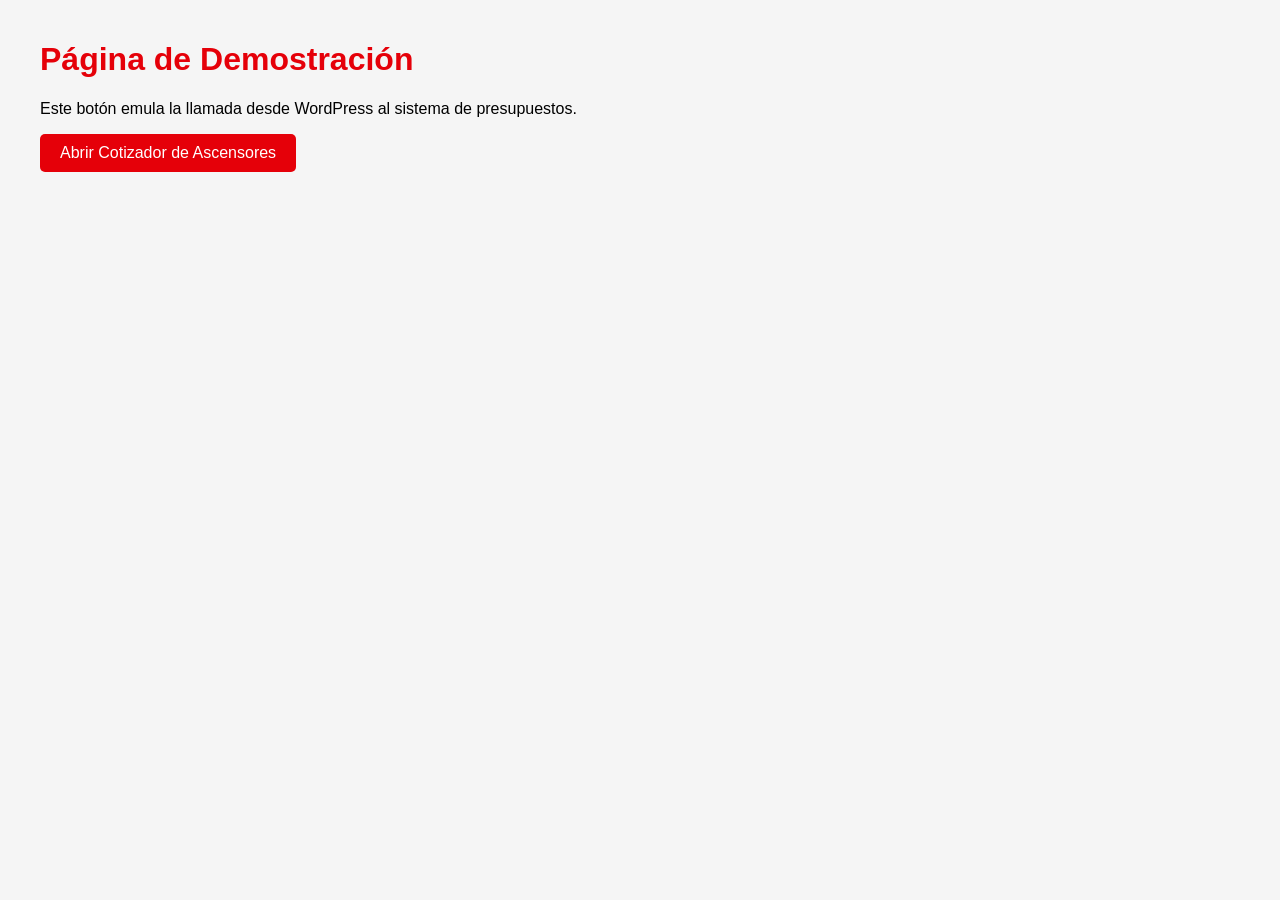
<file: index.html>
<!DOCTYPE html>
<html lang="es">
<head>
    <meta charset="UTF-8">
    <meta name="viewport" content="width=device-width, initial-scale=1.0">
    <title>Simulador de Presupuestos de Ascensores</title>
    <style>
        :root {
            --main-color: #e50009;
        }
        body {
            font-family: 'Arial', sans-serif;
            margin: 0;
            padding: 0;
            background-color: #f5f5f5;
        }
        .container {
            max-width: 1200px;
            margin: 0 auto;
            padding: 20px;
        }
        .btn-primary {
            background-color: var(--main-color);
            color: white;
            border: none;
            padding: 10px 20px;
            border-radius: 5px;
            cursor: pointer;
            font-size: 16px;
            transition: all 0.3s ease;
        }
        .btn-primary:hover {
            background-color: #c20007;
        }
        h1 {
            color: var(--main-color);
        }
        /* Modal */
        .modal {
            display: none;
            position: fixed;
            top: 0;
            left: 0;
            width: 100%;
            height: 100%;
            background-color: rgba(0, 0, 0, 0.7);
            z-index: 1000;
        }
        .modal-content {
            position: relative;
            width: 90%;
            max-width: 900px;
            height: 90%;
            margin: 2% auto;
            background-color: white;
            border-radius: 8px;
            overflow: hidden;
        }
        .close-modal {
            position: absolute;
            top: 10px;
            right: 15px;
            font-size: 24px;
            color: var(--main-color);
            cursor: pointer;
            z-index: 1001;
        }
        iframe {
            width: 100%;
            height: 100%;
            border: none;
        }
    </style>
</head>
<body>
    <div class="container">
        <h1>Página de Demostración</h1>
        <p>Este botón emula la llamada desde WordPress al sistema de presupuestos.</p>
        <button class="btn-primary" id="openModal">Abrir Cotizador de Ascensores</button>
    </div>

    <div class="modal" id="presupuestoModal">
        <div class="modal-content">
            <span class="close-modal" id="closeModal">&times;</span>
            <iframe src="sistema/index.php" id="systemFrame"></iframe>
        </div>
    </div>

    <script>
        document.getElementById('openModal').addEventListener('click', function() {
            document.getElementById('presupuestoModal').style.display = 'block';
        });

        document.getElementById('closeModal').addEventListener('click', function() {
            document.getElementById('presupuestoModal').style.display = 'none';
        });

        window.addEventListener('click', function(event) {
            const modal = document.getElementById('presupuestoModal');
            if (event.target == modal) {
                modal.style.display = 'none';
            }
        });
    </script>
</body>
</html>
</file>
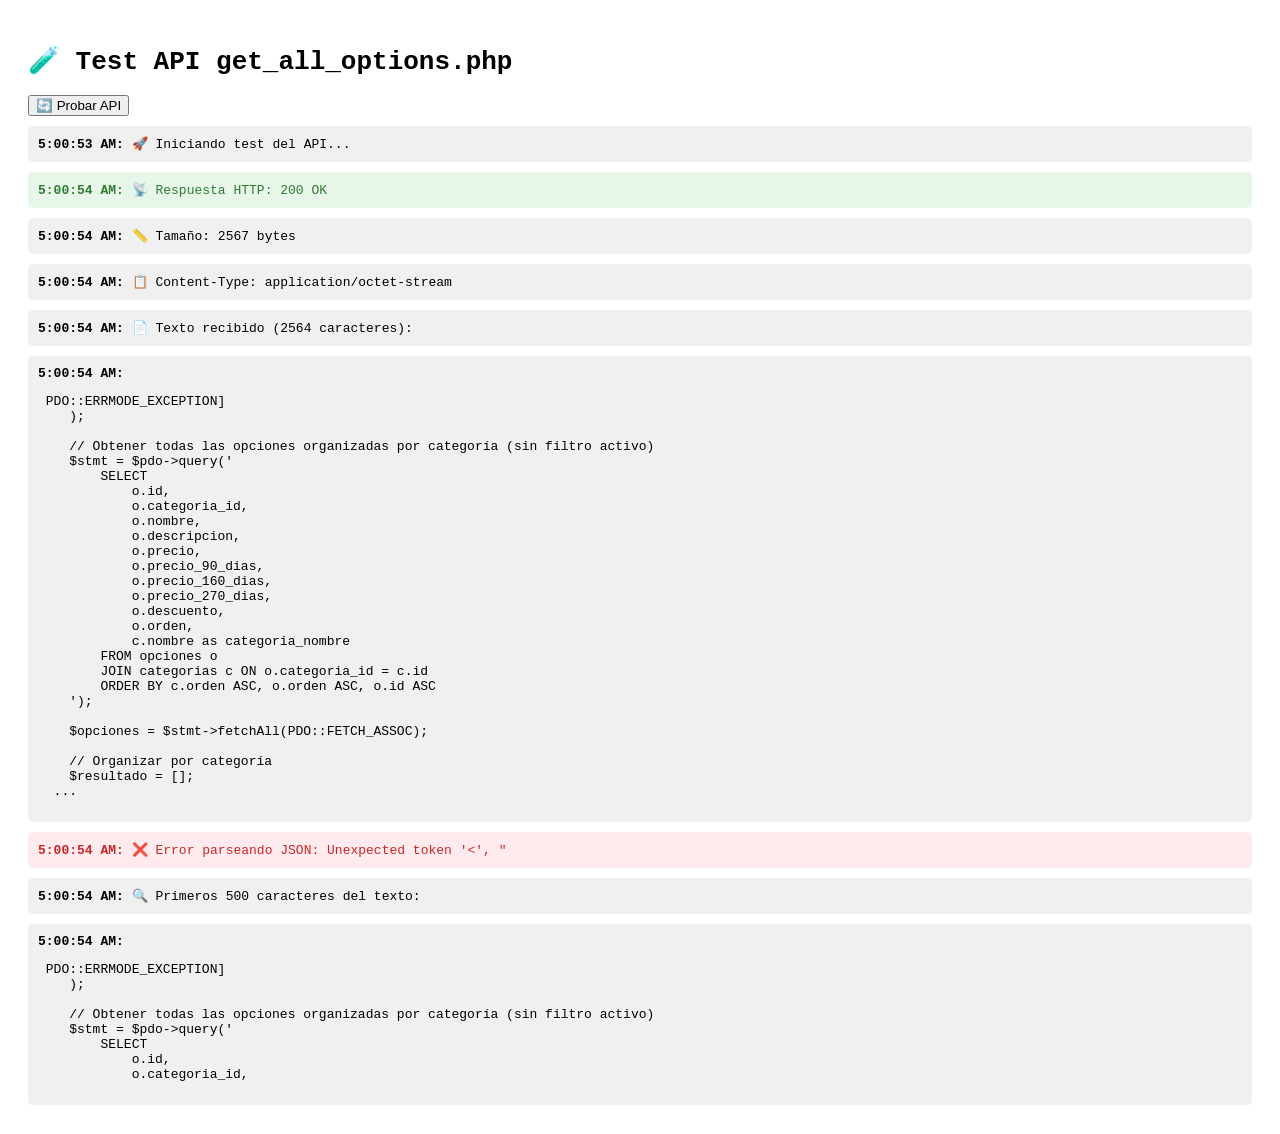
<file: test_api.html>
<!DOCTYPE html>
<html lang="es">
<head>
    <meta charset="UTF-8">
    <meta name="viewport" content="width=device-width, initial-scale=1.0">
    <title>Test API</title>
    <style>
        body { font-family: monospace; padding: 20px; }
        .debug { background: #f0f0f0; padding: 10px; margin: 10px 0; border-radius: 5px; }
        .error { background: #ffebee; color: #c62828; }
        .success { background: #e8f5e9; color: #2e7d32; }
        pre { white-space: pre-wrap; word-wrap: break-word; }
    </style>
</head>
<body>
    <h1>🧪 Test API get_all_options.php</h1>
    
    <button onclick="testAPI()">🔄 Probar API</button>
    
    <div id="results"></div>

    <script>
        function log(message, type = 'debug') {
            const div = document.createElement('div');
            div.className = `debug ${type}`;
            div.innerHTML = `<strong>${new Date().toLocaleTimeString()}:</strong> ${message}`;
            document.getElementById('results').appendChild(div);
        }
        
        function testAPI() {
            document.getElementById('results').innerHTML = '';
            log('🚀 Iniciando test del API...');
            
            fetch('get_all_options.php')
                .then(response => {
                    log(`📡 Respuesta HTTP: ${response.status} ${response.statusText}`, 'success');
                    log(`📏 Tamaño: ${response.headers.get('content-length') || 'desconocido'} bytes`);
                    log(`📋 Content-Type: ${response.headers.get('content-type')}`);
                    
                    if (!response.ok) {
                        throw new Error(`HTTP ${response.status}: ${response.statusText}`);
                    }
                    
                    return response.text();
                })
                .then(text => {
                    log(`📄 Texto recibido (${text.length} caracteres):`);
                    log(`<pre>${text.substring(0, 1000)}${text.length > 1000 ? '...' : ''}</pre>`);
                    
                    try {
                        const data = JSON.parse(text);
                        log('✅ JSON válido parseado', 'success');
                        
                        if (data.success) {
                            log(`🎯 Datos del servidor:`, 'success');
                            log(`- Total opciones: ${data.debug.total_opciones}`);
                            log(`- Categorías: [${data.debug.categorias_con_datos.join(', ')}]`);
                            log(`- Timestamp: ${data.debug.timestamp}`);
                            
                            // Mostrar estructura de datos
                            Object.keys(data.data).forEach(categoriaId => {
                                const opciones = data.data[categoriaId];
                                log(`📂 Categoría ${categoriaId}: ${opciones.length} opciones`);
                                
                                if (opciones.length > 0) {
                                    const primera = opciones[0];
                                    log(`  └─ Ejemplo: "${primera.nombre}" (90d: $${primera.precio_90_dias}, 160d: $${primera.precio_160_dias}, 270d: $${primera.precio_270_dias})`);
                                }
                            });
                            
                        } else {
                            log(`❌ Error del servidor: ${data.error}`, 'error');
                        }
                        
                    } catch (e) {
                        log(`❌ Error parseando JSON: ${e.message}`, 'error');
                        log(`🔍 Primeros 500 caracteres del texto:`);
                        log(`<pre>${text.substring(0, 500)}</pre>`);
                    }
                })
                .catch(error => {
                    log(`❌ Error en fetch: ${error.message}`, 'error');
                });
        }
        
        // Auto-ejecutar al cargar
        window.addEventListener('load', testAPI);
    </script>
</body>
</html>
</file>
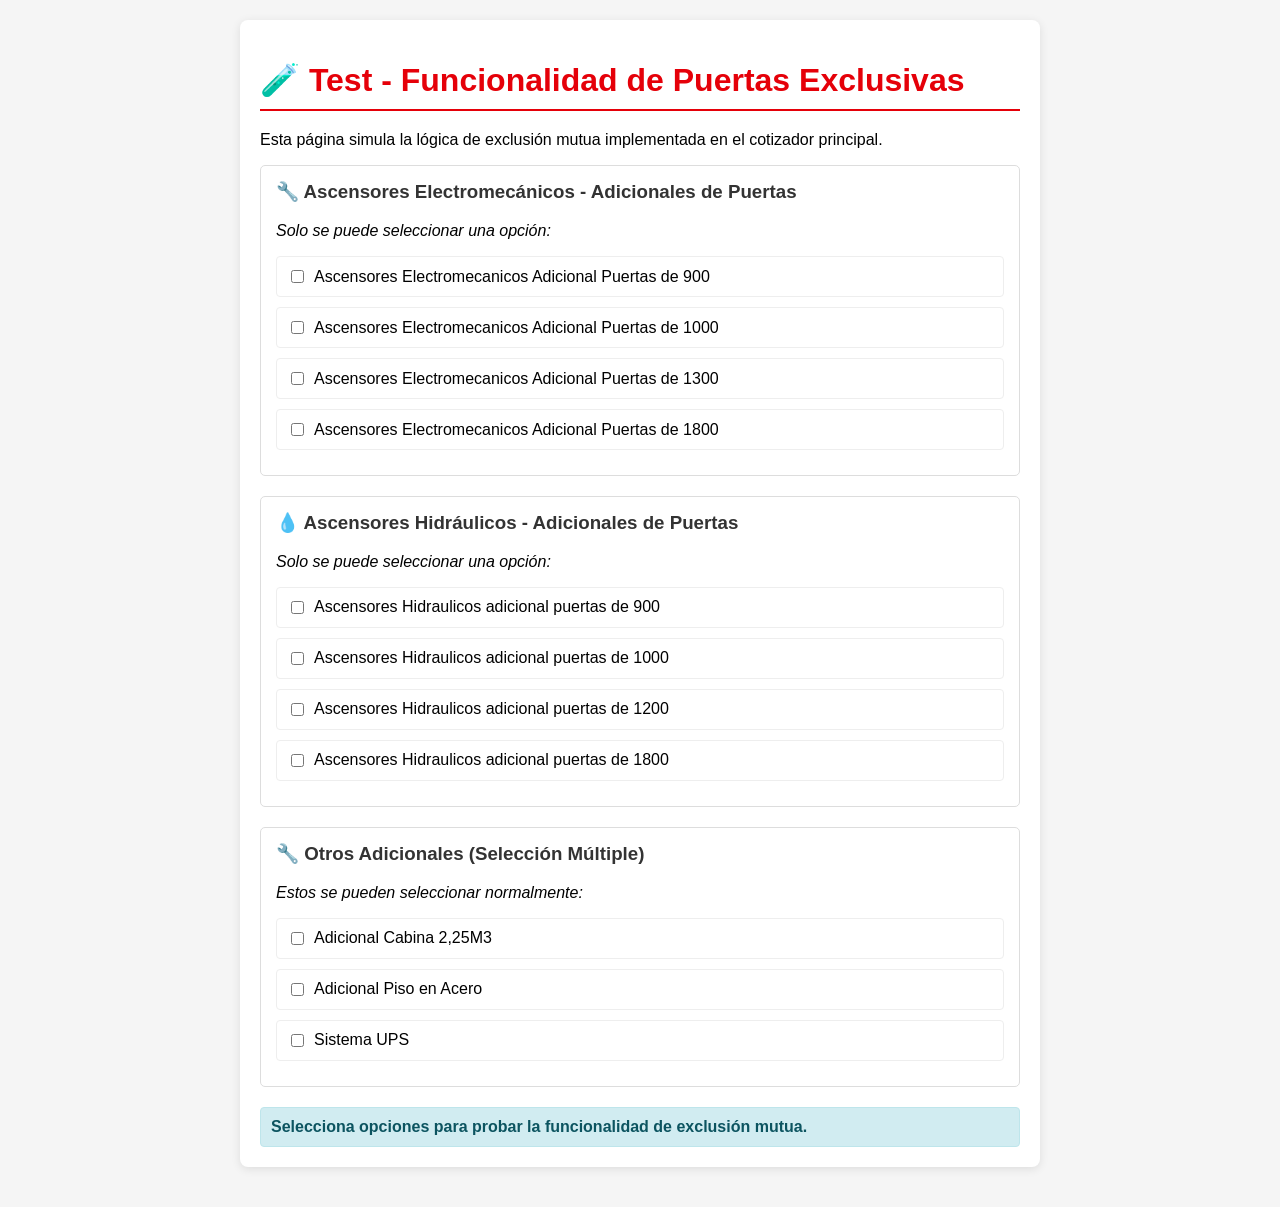
<file: test_puertas_exclusivas.html>
<!DOCTYPE html>
<html lang="es">
<head>
    <meta charset="UTF-8">
    <meta name="viewport" content="width=device-width, initial-scale=1.0">
    <title>Test - Puertas Exclusivas</title>
    <style>
        body {
            font-family: Arial, sans-serif;
            max-width: 800px;
            margin: 0 auto;
            padding: 20px;
            background-color: #f5f5f5;
        }
        .test-container {
            background: white;
            padding: 20px;
            border-radius: 8px;
            box-shadow: 0 2px 10px rgba(0,0,0,0.1);
            margin-bottom: 20px;
        }
        .test-title {
            color: #e50009;
            border-bottom: 2px solid #e50009;
            padding-bottom: 10px;
            margin-bottom: 20px;
        }
        .option-group {
            margin-bottom: 20px;
            padding: 15px;
            border: 1px solid #ddd;
            border-radius: 5px;
        }
        .option-group h3 {
            margin-top: 0;
            color: #333;
        }
        .option-item {
            display: flex;
            align-items: center;
            margin: 10px 0;
            padding: 10px;
            border: 1px solid #eee;
            border-radius: 4px;
            cursor: pointer;
            transition: background-color 0.2s;
        }
        .option-item:hover {
            background-color: #f8f9fa;
        }
        .option-item.selected {
            background-color: #e3f2fd;
            border-color: #2196f3;
        }
        .option-checkbox {
            margin-right: 10px;
        }
        .status {
            margin-top: 20px;
            padding: 10px;
            border-radius: 4px;
            font-weight: bold;
        }
        .status.success {
            background-color: #d4edda;
            color: #155724;
            border: 1px solid #c3e6cb;
        }
        .status.info {
            background-color: #d1ecf1;
            color: #0c5460;
            border: 1px solid #bee5eb;
        }
    </style>
</head>
<body>
    <div class="test-container">
        <h1 class="test-title">🧪 Test - Funcionalidad de Puertas Exclusivas</h1>
        <p>Esta página simula la lógica de exclusión mutua implementada en el cotizador principal.</p>
        
        <div class="option-group">
            <h3>🔧 Ascensores Electromecánicos - Adicionales de Puertas</h3>
            <p><em>Solo se puede seleccionar una opción:</em></p>
            
            <div class="option-item" data-group="electromecanico" data-option="900">
                <input type="checkbox" class="option-checkbox" id="electro-900">
                <label for="electro-900">Ascensores Electromecanicos Adicional Puertas de 900</label>
            </div>
            
            <div class="option-item" data-group="electromecanico" data-option="1000">
                <input type="checkbox" class="option-checkbox" id="electro-1000">
                <label for="electro-1000">Ascensores Electromecanicos Adicional Puertas de 1000</label>
            </div>
            
            <div class="option-item" data-group="electromecanico" data-option="1300">
                <input type="checkbox" class="option-checkbox" id="electro-1300">
                <label for="electro-1300">Ascensores Electromecanicos Adicional Puertas de 1300</label>
            </div>
            
            <div class="option-item" data-group="electromecanico" data-option="1800">
                <input type="checkbox" class="option-checkbox" id="electro-1800">
                <label for="electro-1800">Ascensores Electromecanicos Adicional Puertas de 1800</label>
            </div>
        </div>
        
        <div class="option-group">
            <h3>💧 Ascensores Hidráulicos - Adicionales de Puertas</h3>
            <p><em>Solo se puede seleccionar una opción:</em></p>
            
            <div class="option-item" data-group="hidraulico" data-option="900">
                <input type="checkbox" class="option-checkbox" id="hidra-900">
                <label for="hidra-900">Ascensores Hidraulicos adicional puertas de 900</label>
            </div>
            
            <div class="option-item" data-group="hidraulico" data-option="1000">
                <input type="checkbox" class="option-checkbox" id="hidra-1000">
                <label for="hidra-1000">Ascensores Hidraulicos adicional puertas de 1000</label>
            </div>
            
            <div class="option-item" data-group="hidraulico" data-option="1200">
                <input type="checkbox" class="option-checkbox" id="hidra-1200">
                <label for="hidra-1200">Ascensores Hidraulicos adicional puertas de 1200</label>
            </div>
            
            <div class="option-item" data-group="hidraulico" data-option="1800">
                <input type="checkbox" class="option-checkbox" id="hidra-1800">
                <label for="hidra-1800">Ascensores Hidraulicos adicional puertas de 1800</label>
            </div>
        </div>
        
        <div class="option-group">
            <h3>🔧 Otros Adicionales (Selección Múltiple)</h3>
            <p><em>Estos se pueden seleccionar normalmente:</em></p>
            
            <div class="option-item" data-group="otros" data-option="adicional1">
                <input type="checkbox" class="option-checkbox" id="otros-1">
                <label for="otros-1">Adicional Cabina 2,25M3</label>
            </div>
            
            <div class="option-item" data-group="otros" data-option="adicional2">
                <input type="checkbox" class="option-checkbox" id="otros-2">
                <label for="otros-2">Adicional Piso en Acero</label>
            </div>
            
            <div class="option-item" data-group="otros" data-option="adicional3">
                <input type="checkbox" class="option-checkbox" id="otros-3">
                <label for="otros-3">Sistema UPS</label>
            </div>
        </div>
        
        <div id="status" class="status info">
            Selecciona opciones para probar la funcionalidad de exclusión mutua.
        </div>
    </div>

    <script>
        function handleOptionClick(event) {
            const checkbox = event.target;
            const optionItem = checkbox.closest('.option-item');
            const grupo = optionItem.getAttribute('data-group');
            const opcion = optionItem.getAttribute('data-option');
            
            console.log('Opción clickeada:', grupo, opcion, 'Checked:', checkbox.checked);
            
            // Si es un grupo de puertas excluyentes y se está seleccionando
            if ((grupo === 'electromecanico' || grupo === 'hidraulico') && checkbox.checked) {
                // Deseleccionar todas las otras opciones del mismo grupo
                const otrasOpciones = document.querySelectorAll(`[data-group="${grupo}"] input[type="checkbox"]`);
                otrasOpciones.forEach(otroCheckbox => {
                    if (otroCheckbox !== checkbox) {
                        otroCheckbox.checked = false;
                        otroCheckbox.closest('.option-item').classList.remove('selected');
                    }
                });
                
                updateStatus(`✅ Seleccionada puerta de ${opcion}mm para ${grupo}. Otras puertas del mismo tipo deseleccionadas automáticamente.`);
            } else if (grupo === 'otros') {
                updateStatus(`ℹ️ Adicional "${opcion}" ${checkbox.checked ? 'seleccionado' : 'deseleccionado'}. Los otros adicionales no se ven afectados.`);
            } else {
                updateStatus(`ℹ️ Puerta de ${opcion}mm para ${grupo} deseleccionada.`);
            }
            
            // Actualizar estado visual
            if (checkbox.checked) {
                optionItem.classList.add('selected');
            } else {
                optionItem.classList.remove('selected');
            }
        }

        function updateStatus(message) {
            const statusDiv = document.getElementById('status');
            statusDiv.textContent = message;
            statusDiv.className = 'status success';
            
            // Volver al estado info después de 3 segundos
            setTimeout(() => {
                statusDiv.className = 'status info';
                statusDiv.textContent = 'Selecciona opciones para probar la funcionalidad de exclusión mutua.';
            }, 3000);
        }

        // Agregar event listeners a todos los checkboxes
        document.addEventListener('DOMContentLoaded', function() {
            const checkboxes = document.querySelectorAll('.option-checkbox');
            checkboxes.forEach(checkbox => {
                checkbox.addEventListener('change', handleOptionClick);
            });
            
            console.log('Test de puertas exclusivas inicializado');
        });
    </script>
</body>
</html>
</file>
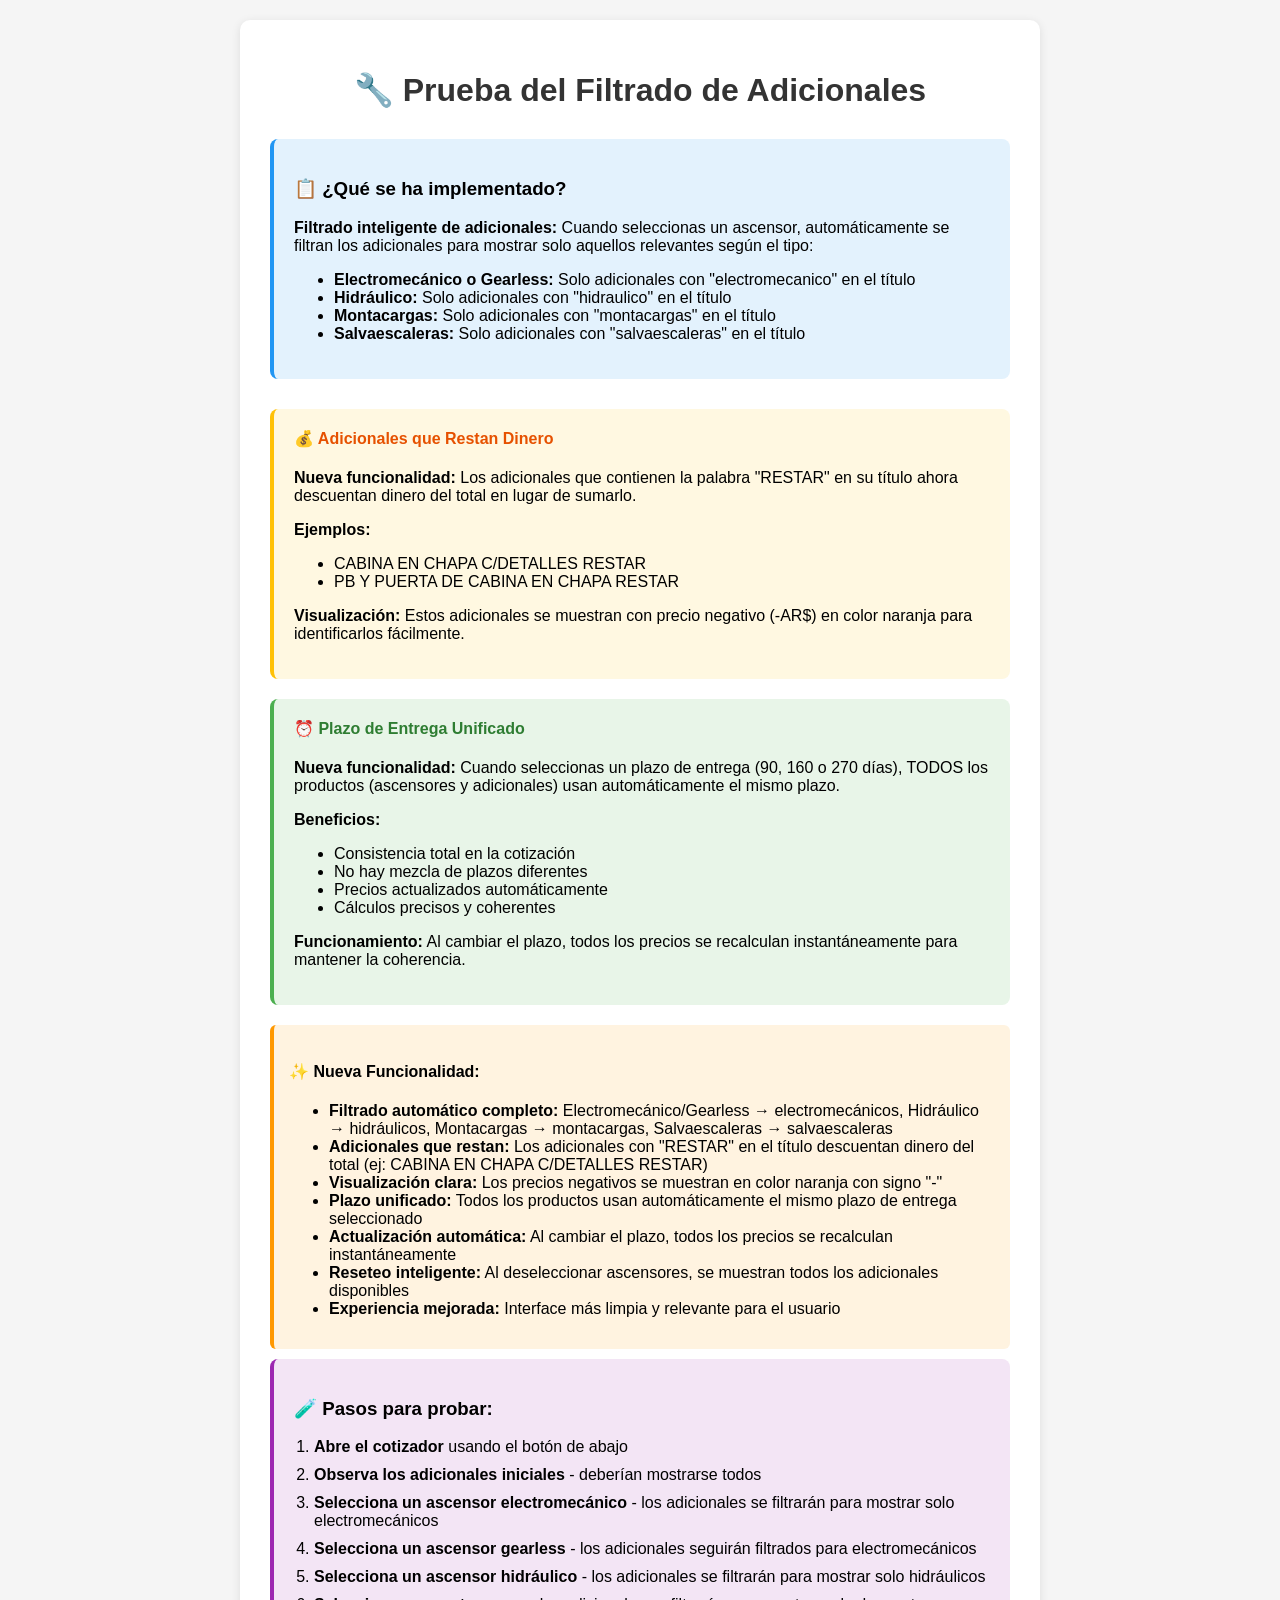
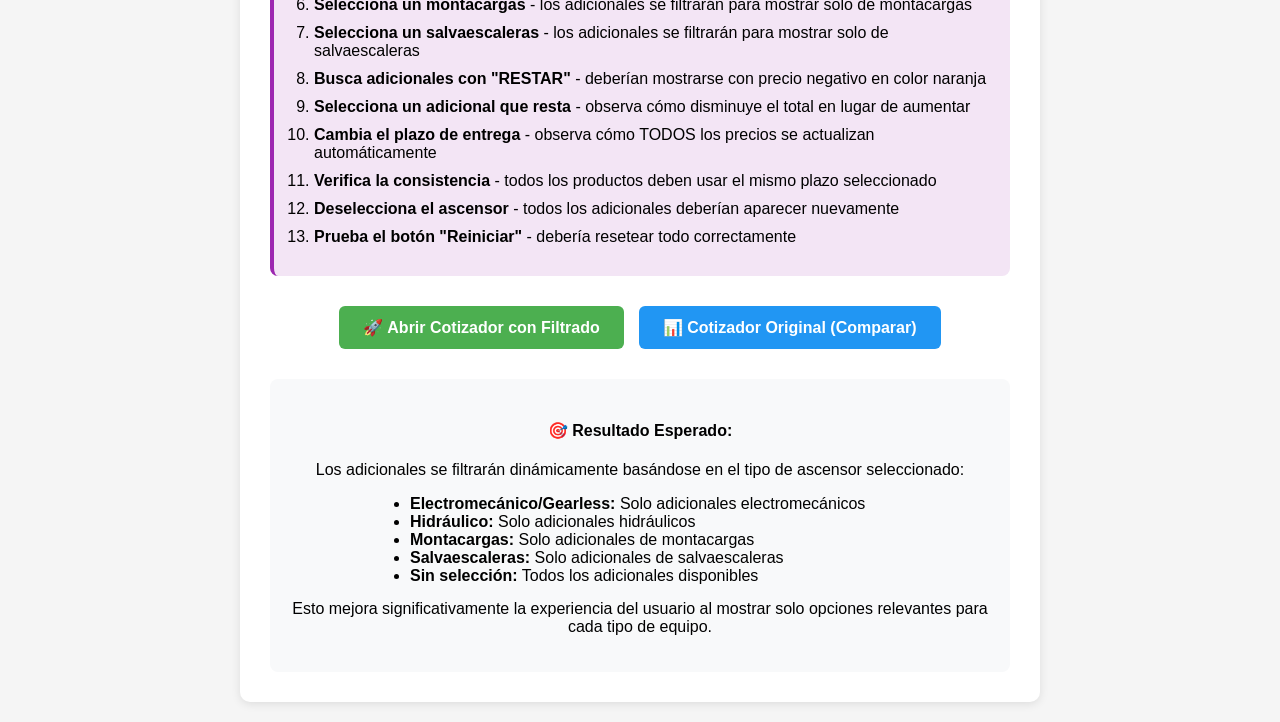
<file: test_simple.html>
<!DOCTYPE html>
<html lang="es">
<head>
    <meta charset="UTF-8">
    <meta name="viewport" content="width=device-width, initial-scale=1.0">
    <title>Prueba Simple - Cotizador con Filtrado</title>
    <style>
        body {
            font-family: Arial, sans-serif;
            max-width: 800px;
            margin: 0 auto;
            padding: 20px;
            background-color: #f5f5f5;
        }
        .test-container {
            background: white;
            padding: 30px;
            border-radius: 10px;
            box-shadow: 0 2px 10px rgba(0,0,0,0.1);
        }
        .test-title {
            color: #333;
            text-align: center;
            margin-bottom: 30px;
        }
        .test-description {
            background: #e3f2fd;
            padding: 20px;
            border-radius: 8px;
            margin-bottom: 30px;
            border-left: 4px solid #2196f3;
        }
        .test-steps {
            background: #f3e5f5;
            padding: 20px;
            border-radius: 8px;
            margin-bottom: 30px;
            border-left: 4px solid #9c27b0;
        }
        .test-steps ol {
            margin: 0;
            padding-left: 20px;
        }
        .test-steps li {
            margin-bottom: 10px;
        }
        .btn {
            display: inline-block;
            padding: 12px 24px;
            background: #2196f3;
            color: white;
            text-decoration: none;
            border-radius: 6px;
            font-weight: bold;
            text-align: center;
            transition: background-color 0.3s;
        }
        .btn:hover {
            background: #1976d2;
        }
        .btn-success {
            background: #4caf50;
        }
        .btn-success:hover {
            background: #388e3c;
        }
        .test-links {
            display: flex;
            gap: 15px;
            justify-content: center;
            flex-wrap: wrap;
        }
        .feature-highlight {
            background: #fff3e0;
            padding: 15px;
            border-radius: 6px;
            margin: 10px 0;
            border-left: 4px solid #ff9800;
        }
    </style>
</head>
<body>
    <div class="test-container">
        <h1 class="test-title">🔧 Prueba del Filtrado de Adicionales</h1>
        
        <div class="test-description">
            <h3>📋 ¿Qué se ha implementado?</h3>
            <p><strong>Filtrado inteligente de adicionales:</strong> Cuando seleccionas un ascensor, automáticamente se filtran los adicionales para mostrar solo aquellos relevantes según el tipo:</p>
            <ul style="margin-top: 10px;">
                <li><strong>Electromecánico o Gearless:</strong> Solo adicionales con "electromecanico" en el título</li>
                <li><strong>Hidráulico:</strong> Solo adicionales con "hidraulico" en el título</li>
                <li><strong>Montacargas:</strong> Solo adicionales con "montacargas" en el título</li>
                <li><strong>Salvaescaleras:</strong> Solo adicionales con "salvaescaleras" en el título</li>
            </ul>
        </div>

        <div style="background: #fff8e1; padding: 20px; border-radius: 8px; margin: 20px 0; border-left: 4px solid #ffc107;">
            <h4 style="color: #e65100; margin-top: 0;">💰 Adicionales que Restan Dinero</h4>
            <p><strong>Nueva funcionalidad:</strong> Los adicionales que contienen la palabra "RESTAR" en su título ahora descuentan dinero del total en lugar de sumarlo.</p>
            <p><strong>Ejemplos:</strong></p>
            <ul>
                <li>CABINA EN CHAPA C/DETALLES RESTAR</li>
                <li>PB Y PUERTA DE CABINA EN CHAPA RESTAR</li>
            </ul>
            <p><strong>Visualización:</strong> Estos adicionales se muestran con precio negativo (-AR$) en color naranja para identificarlos fácilmente.</p>
        </div>

        <div style="background: #e8f5e8; padding: 20px; border-radius: 8px; margin: 20px 0; border-left: 4px solid #4caf50;">
            <h4 style="color: #2e7d32; margin-top: 0;">⏰ Plazo de Entrega Unificado</h4>
            <p><strong>Nueva funcionalidad:</strong> Cuando seleccionas un plazo de entrega (90, 160 o 270 días), TODOS los productos (ascensores y adicionales) usan automáticamente el mismo plazo.</p>
            <p><strong>Beneficios:</strong></p>
            <ul>
                <li>Consistencia total en la cotización</li>
                <li>No hay mezcla de plazos diferentes</li>
                <li>Precios actualizados automáticamente</li>
                <li>Cálculos precisos y coherentes</li>
            </ul>
            <p><strong>Funcionamiento:</strong> Al cambiar el plazo, todos los precios se recalculan instantáneamente para mantener la coherencia.</p>
        </div>

        <div class="feature-highlight">
            <h4>✨ Nueva Funcionalidad:</h4>
            <ul>
                <li><strong>Filtrado automático completo:</strong> Electromecánico/Gearless → electromecánicos, Hidráulico → hidráulicos, Montacargas → montacargas, Salvaescaleras → salvaescaleras</li>
                <li><strong>Adicionales que restan:</strong> Los adicionales con "RESTAR" en el título descuentan dinero del total (ej: CABINA EN CHAPA C/DETALLES RESTAR)</li>
                <li><strong>Visualización clara:</strong> Los precios negativos se muestran en color naranja con signo "-"</li>
                <li><strong>Plazo unificado:</strong> Todos los productos usan automáticamente el mismo plazo de entrega seleccionado</li>
                <li><strong>Actualización automática:</strong> Al cambiar el plazo, todos los precios se recalculan instantáneamente</li>
                <li><strong>Reseteo inteligente:</strong> Al deseleccionar ascensores, se muestran todos los adicionales disponibles</li>
                <li><strong>Experiencia mejorada:</strong> Interface más limpia y relevante para el usuario</li>
            </ul>
        </div>

        <div class="test-steps">
            <h3>🧪 Pasos para probar:</h3>
            <ol>
                <li><strong>Abre el cotizador</strong> usando el botón de abajo</li>
                <li><strong>Observa los adicionales iniciales</strong> - deberían mostrarse todos</li>
                <li><strong>Selecciona un ascensor electromecánico</strong> - los adicionales se filtrarán para mostrar solo electromecánicos</li>
                <li><strong>Selecciona un ascensor gearless</strong> - los adicionales seguirán filtrados para electromecánicos</li>
                <li><strong>Selecciona un ascensor hidráulico</strong> - los adicionales se filtrarán para mostrar solo hidráulicos</li>
                <li><strong>Selecciona un montacargas</strong> - los adicionales se filtrarán para mostrar solo de montacargas</li>
                <li><strong>Selecciona un salvaescaleras</strong> - los adicionales se filtrarán para mostrar solo de salvaescaleras</li>
                <li><strong>Busca adicionales con "RESTAR"</strong> - deberían mostrarse con precio negativo en color naranja</li>
                <li><strong>Selecciona un adicional que resta</strong> - observa cómo disminuye el total en lugar de aumentar</li>
                <li><strong>Cambia el plazo de entrega</strong> - observa cómo TODOS los precios se actualizan automáticamente</li>
                <li><strong>Verifica la consistencia</strong> - todos los productos deben usar el mismo plazo seleccionado</li>
                <li><strong>Deselecciona el ascensor</strong> - todos los adicionales deberían aparecer nuevamente</li>
                <li><strong>Prueba el botón "Reiniciar"</strong> - debería resetear todo correctamente</li>
            </ol>
        </div>

        <div class="test-links">
            <a href="cotizador_ordenado.php" class="btn btn-success" target="_blank">
                🚀 Abrir Cotizador con Filtrado
            </a>
            <a href="cotizador.php" class="btn" target="_blank">
                📊 Cotizador Original (Comparar)
            </a>
        </div>

        <div style="margin-top: 30px; padding: 20px; background: #f8f9fa; border-radius: 8px; text-align: center;">
            <h4>🎯 Resultado Esperado:</h4>
            <p>Los adicionales se filtrarán dinámicamente basándose en el tipo de ascensor seleccionado:</p>
            <ul style="text-align: left; max-width: 500px; margin: 10px auto;">
                <li><strong>Electromecánico/Gearless:</strong> Solo adicionales electromecánicos</li>
                <li><strong>Hidráulico:</strong> Solo adicionales hidráulicos</li>
                <li><strong>Montacargas:</strong> Solo adicionales de montacargas</li>
                <li><strong>Salvaescaleras:</strong> Solo adicionales de salvaescaleras</li>
                <li><strong>Sin selección:</strong> Todos los adicionales disponibles</li>
            </ul>
            <p style="margin-top: 15px;">Esto mejora significativamente la experiencia del usuario al mostrar solo opciones relevantes para cada tipo de equipo.</p>
        </div>
    </div>

    <script>
        // Agregar un poco de interactividad para la página de prueba
        document.addEventListener('DOMContentLoaded', function() {
            console.log('🧪 Página de prueba cargada');
            console.log('✅ Filtrado de adicionales implementado');
            console.log('🔄 Listo para probar funcionalidad');
        });
    </script>
</body>
</html>
</file>
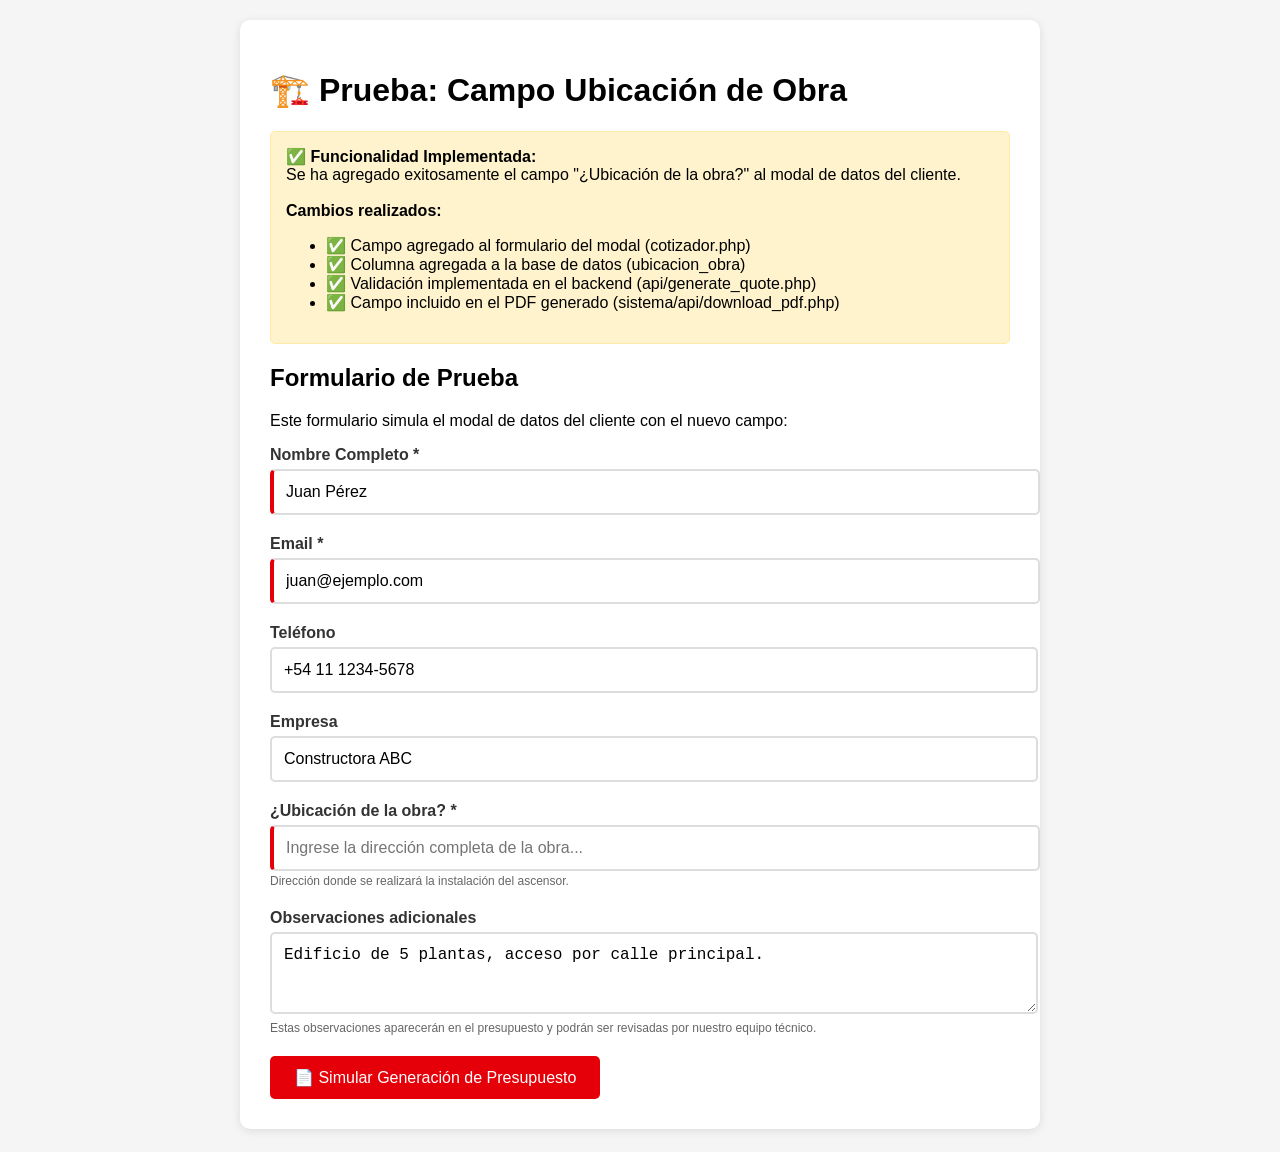
<file: test_ubicacion_obra.html>
<!DOCTYPE html>
<html lang="es">
<head>
    <meta charset="UTF-8">
    <meta name="viewport" content="width=device-width, initial-scale=1.0">
    <title>Prueba - Ubicación de Obra</title>
    <style>
        body {
            font-family: Arial, sans-serif;
            max-width: 800px;
            margin: 0 auto;
            padding: 20px;
            background-color: #f5f5f5;
        }
        .container {
            background: white;
            padding: 30px;
            border-radius: 10px;
            box-shadow: 0 2px 10px rgba(0,0,0,0.1);
        }
        .form-group {
            margin-bottom: 20px;
        }
        .form-label {
            display: block;
            margin-bottom: 5px;
            font-weight: bold;
            color: #333;
        }
        .form-control {
            width: 100%;
            padding: 12px;
            border: 2px solid #ddd;
            border-radius: 5px;
            font-size: 16px;
            transition: border-color 0.3s;
        }
        .form-control:focus {
            outline: none;
            border-color: #e50009;
        }
        .form-control:required {
            border-left: 4px solid #e50009;
        }
        .form-help {
            font-size: 12px;
            color: #666;
            margin-top: 5px;
        }
        .btn {
            background: #e50009;
            color: white;
            padding: 12px 24px;
            border: none;
            border-radius: 5px;
            font-size: 16px;
            cursor: pointer;
            transition: background-color 0.3s;
        }
        .btn:hover {
            background: #c40008;
        }
        .success {
            background: #d4edda;
            color: #155724;
            padding: 15px;
            border-radius: 5px;
            margin-top: 20px;
            border: 1px solid #c3e6cb;
        }
        .error {
            background: #f8d7da;
            color: #721c24;
            padding: 15px;
            border-radius: 5px;
            margin-top: 20px;
            border: 1px solid #f5c6cb;
        }
        .highlight {
            background: #fff3cd;
            border: 1px solid #ffeaa7;
            padding: 15px;
            border-radius: 5px;
            margin-bottom: 20px;
        }
    </style>
</head>
<body>
    <div class="container">
        <h1>🏗️ Prueba: Campo Ubicación de Obra</h1>
        
        <div class="highlight">
            <strong>✅ Funcionalidad Implementada:</strong><br>
            Se ha agregado exitosamente el campo "¿Ubicación de la obra?" al modal de datos del cliente.
            <br><br>
            <strong>Cambios realizados:</strong>
            <ul>
                <li>✅ Campo agregado al formulario del modal (cotizador.php)</li>
                <li>✅ Columna agregada a la base de datos (ubicacion_obra)</li>
                <li>✅ Validación implementada en el backend (api/generate_quote.php)</li>
                <li>✅ Campo incluido en el PDF generado (sistema/api/download_pdf.php)</li>
            </ul>
        </div>

        <h2>Formulario de Prueba</h2>
        <p>Este formulario simula el modal de datos del cliente con el nuevo campo:</p>

        <form id="test-form">
            <div class="form-group">
                <label class="form-label">Nombre Completo *</label>
                <input type="text" name="nombre" class="form-control" required value="Juan Pérez">
            </div>

            <div class="form-group">
                <label class="form-label">Email *</label>
                <input type="email" name="email" class="form-control" required value="juan@ejemplo.com">
            </div>

            <div class="form-group">
                <label class="form-label">Teléfono</label>
                <input type="tel" name="telefono" class="form-control" value="+54 11 1234-5678">
            </div>

            <div class="form-group">
                <label class="form-label">Empresa</label>
                <input type="text" name="empresa" class="form-control" value="Constructora ABC">
            </div>

            <div class="form-group">
                <label class="form-label">¿Ubicación de la obra? *</label>
                <input type="text" name="ubicacion_obra" class="form-control" required placeholder="Ingrese la dirección completa de la obra...">
                <small class="form-help">Dirección donde se realizará la instalación del ascensor.</small>
            </div>

            <div class="form-group">
                <label class="form-label">Observaciones adicionales</label>
                <textarea name="observaciones" class="form-control" rows="3" placeholder="Ingrese cualquier observación o requerimiento especial...">Edificio de 5 plantas, acceso por calle principal.</textarea>
                <small class="form-help">Estas observaciones aparecerán en el presupuesto y podrán ser revisadas por nuestro equipo técnico.</small>
            </div>

            <button type="submit" class="btn">
                📄 Simular Generación de Presupuesto
            </button>
        </form>

        <div id="result"></div>
    </div>

    <script>
        document.getElementById('test-form').addEventListener('submit', function(e) {
            e.preventDefault();
            
            const formData = new FormData(this);
            const data = {};
            
            for (let [key, value] of formData.entries()) {
                data[key] = value;
            }
            
            // Validar campos requeridos
            if (!data.nombre || !data.email || !data.ubicacion_obra) {
                document.getElementById('result').innerHTML = `
                    <div class="error">
                        <strong>❌ Error:</strong> Los campos Nombre, Email y Ubicación de la obra son obligatorios.
                    </div>
                `;
                return;
            }
            
            // Simular éxito
            document.getElementById('result').innerHTML = `
                <div class="success">
                    <strong>✅ Éxito:</strong> El formulario se procesó correctamente.<br><br>
                    <strong>Datos capturados:</strong><br>
                    • Nombre: ${data.nombre}<br>
                    • Email: ${data.email}<br>
                    • Teléfono: ${data.telefono || 'No especificado'}<br>
                    • Empresa: ${data.empresa || 'No especificada'}<br>
                    • <strong>Ubicación de la obra: ${data.ubicacion_obra}</strong><br>
                    • Observaciones: ${data.observaciones || 'Ninguna'}<br><br>
                    <em>En el sistema real, estos datos se guardarían en la base de datos y aparecerían en el PDF del presupuesto.</em>
                </div>
            `;
        });
    </script>
</body>
</html>
</file>
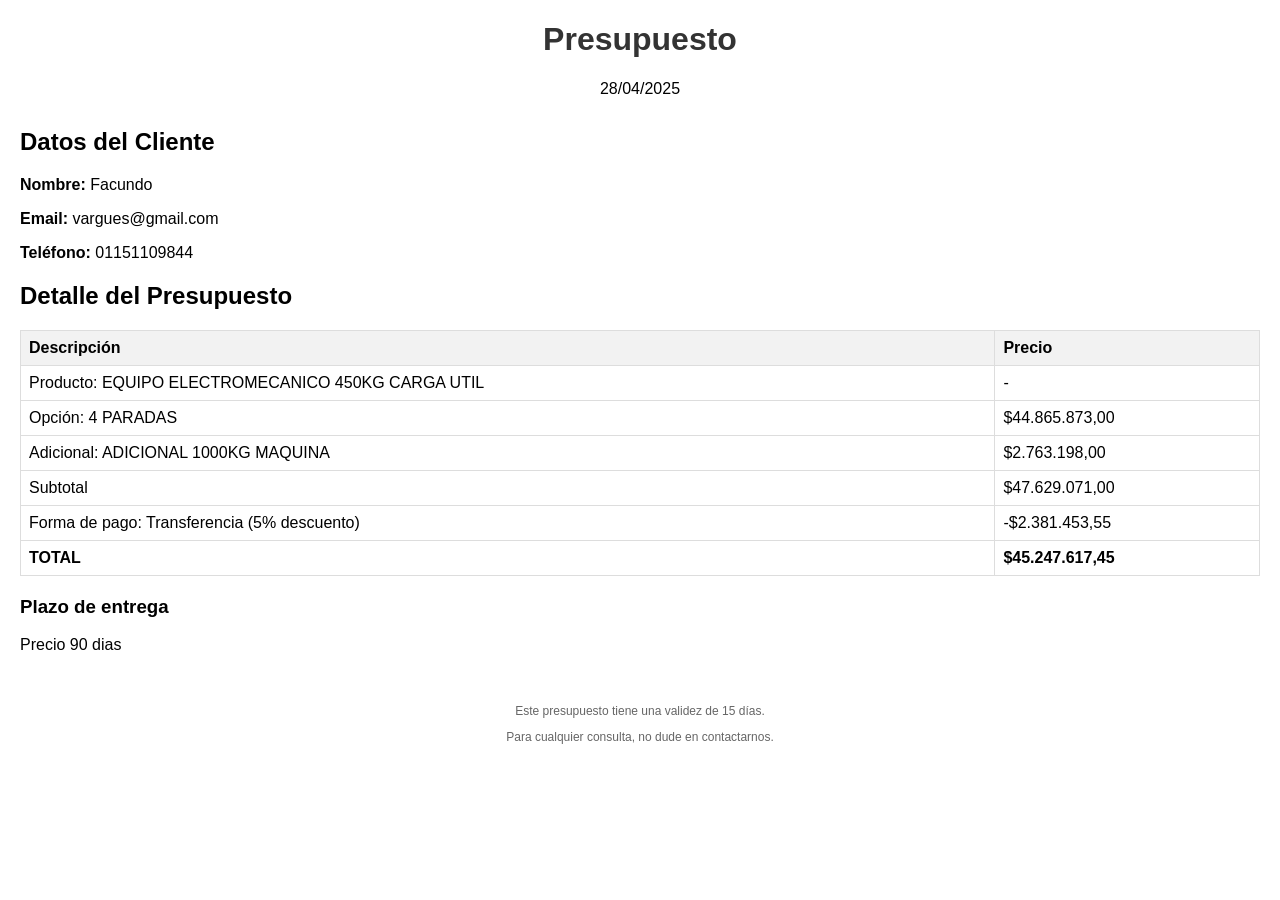
<file: presupuestos/presupuesto_1745865961.html>
<!DOCTYPE html>
    <html lang="es">
    <head>
        <meta charset="UTF-8">
        <title>Presupuesto - EQUIPO ELECTROMECANICO 450KG CARGA UTIL</title>
        <style>
            body { font-family: Arial, sans-serif; margin: 20px; }
            .header { text-align: center; margin-bottom: 30px; }
            .logo { max-width: 200px; }
            h1 { color: #333; }
            .cliente { margin-bottom: 20px; }
            table { width: 100%; border-collapse: collapse; margin-bottom: 20px; }
            th, td { border: 1px solid #ddd; padding: 8px; text-align: left; }
            th { background-color: #f2f2f2; }
            .total { font-weight: bold; text-align: right; }
            .footer { margin-top: 50px; font-size: 12px; color: #666; text-align: center; }
        </style>
    </head>
    <body>
        <div class="header">
            <h1>Presupuesto</h1>
            <p>28/04/2025</p>
        </div>
        
        <div class="cliente">
            <h2>Datos del Cliente</h2>
            <p><strong>Nombre:</strong> Facundo</p>
            <p><strong>Email:</strong> vargues@gmail.com</p>
            <p><strong>Teléfono:</strong> 01151109844</p>
        </div>
        
        <h2>Detalle del Presupuesto</h2>
        <table>
            <tr>
                <th>Descripción</th>
                <th>Precio</th>
            </tr>
            <tr>
                <td>Producto: EQUIPO ELECTROMECANICO 450KG CARGA UTIL</td>
                <td>-</td>
            </tr>
            <tr>
                <td>Opción: 4 PARADAS</td>
                <td>$44.865.873,00</td>
            </tr><tr>
                <td>Adicional: ADICIONAL 1000KG MAQUINA</td>
                <td>$2.763.198,00</td>
            </tr><tr>
                <td>Subtotal</td>
                <td>$47.629.071,00</td>
            </tr>
            <tr>
                <td>Forma de pago: Transferencia (5% descuento)</td>
                <td>-$2.381.453,55</td>
            </tr>
            <tr class="total">
                <td>TOTAL</td>
                <td>$45.247.617,45</td>
            </tr>
        </table>
        
        <div>
            <h3>Plazo de entrega</h3>
            <p>Precio 90 dias</p>
        </div>
        
        <div class="footer">
            <p>Este presupuesto tiene una validez de 15 días.</p>
            <p>Para cualquier consulta, no dude en contactarnos.</p>
        </div>
    </body>
    </html>
</file>
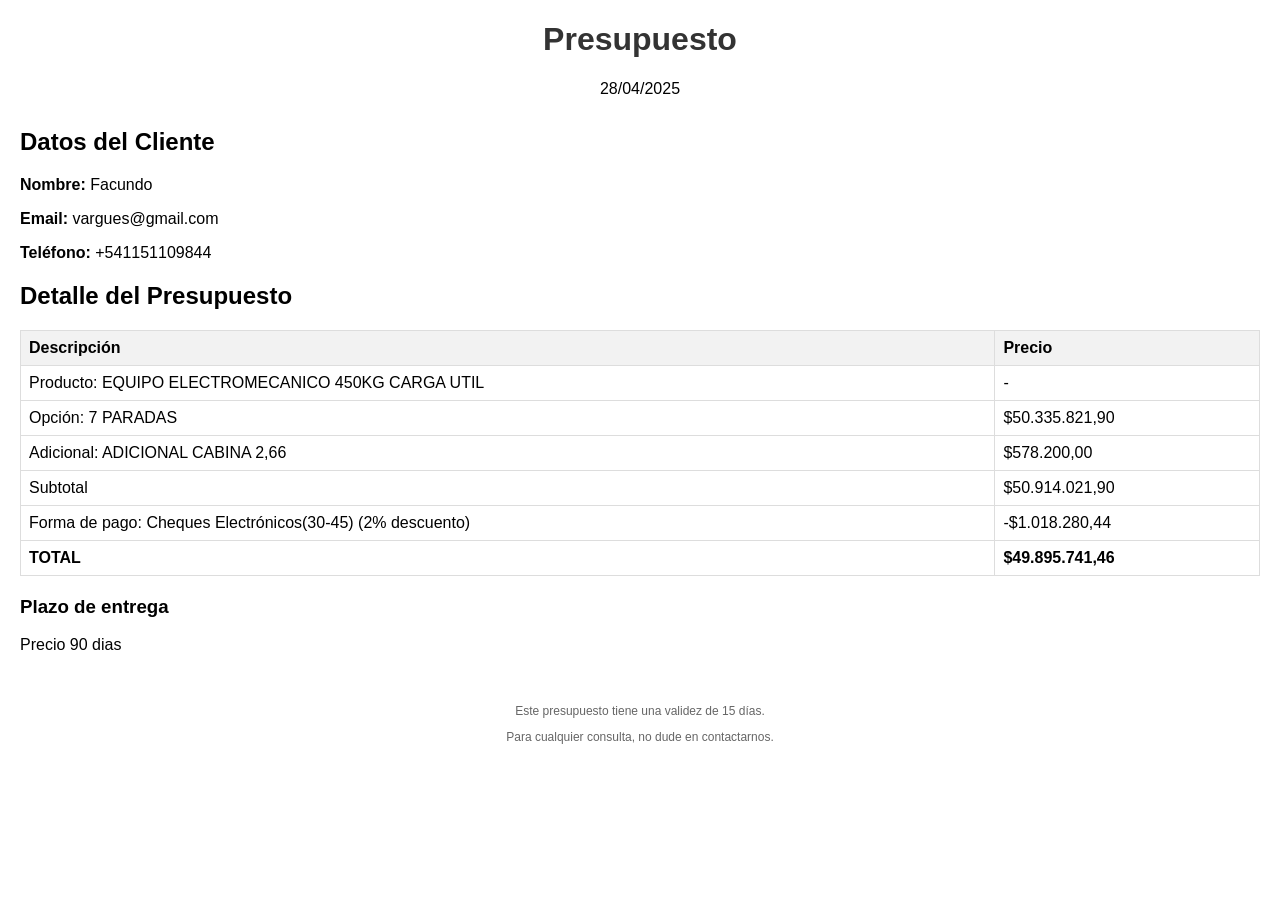
<file: presupuestos/presupuesto_1745866143.html>
<!DOCTYPE html>
    <html lang="es">
    <head>
        <meta charset="UTF-8">
        <title>Presupuesto - EQUIPO ELECTROMECANICO 450KG CARGA UTIL</title>
        <style>
            body { font-family: Arial, sans-serif; margin: 20px; }
            .header { text-align: center; margin-bottom: 30px; }
            .logo { max-width: 200px; }
            h1 { color: #333; }
            .cliente { margin-bottom: 20px; }
            table { width: 100%; border-collapse: collapse; margin-bottom: 20px; }
            th, td { border: 1px solid #ddd; padding: 8px; text-align: left; }
            th { background-color: #f2f2f2; }
            .total { font-weight: bold; text-align: right; }
            .footer { margin-top: 50px; font-size: 12px; color: #666; text-align: center; }
        </style>
    </head>
    <body>
        <div class="header">
            <h1>Presupuesto</h1>
            <p>28/04/2025</p>
        </div>
        
        <div class="cliente">
            <h2>Datos del Cliente</h2>
            <p><strong>Nombre:</strong> Facundo</p>
            <p><strong>Email:</strong> vargues@gmail.com</p>
            <p><strong>Teléfono:</strong> +541151109844</p>
        </div>
        
        <h2>Detalle del Presupuesto</h2>
        <table>
            <tr>
                <th>Descripción</th>
                <th>Precio</th>
            </tr>
            <tr>
                <td>Producto: EQUIPO ELECTROMECANICO 450KG CARGA UTIL</td>
                <td>-</td>
            </tr>
            <tr>
                <td>Opción: 7 PARADAS</td>
                <td>$50.335.821,90</td>
            </tr><tr>
                <td>Adicional: ADICIONAL CABINA 2,66</td>
                <td>$578.200,00</td>
            </tr><tr>
                <td>Subtotal</td>
                <td>$50.914.021,90</td>
            </tr>
            <tr>
                <td>Forma de pago: Cheques Electrónicos(30-45) (2% descuento)</td>
                <td>-$1.018.280,44</td>
            </tr>
            <tr class="total">
                <td>TOTAL</td>
                <td>$49.895.741,46</td>
            </tr>
        </table>
        
        <div>
            <h3>Plazo de entrega</h3>
            <p>Precio 90 dias</p>
        </div>
        
        <div class="footer">
            <p>Este presupuesto tiene una validez de 15 días.</p>
            <p>Para cualquier consulta, no dude en contactarnos.</p>
        </div>
    </body>
    </html>
</file>
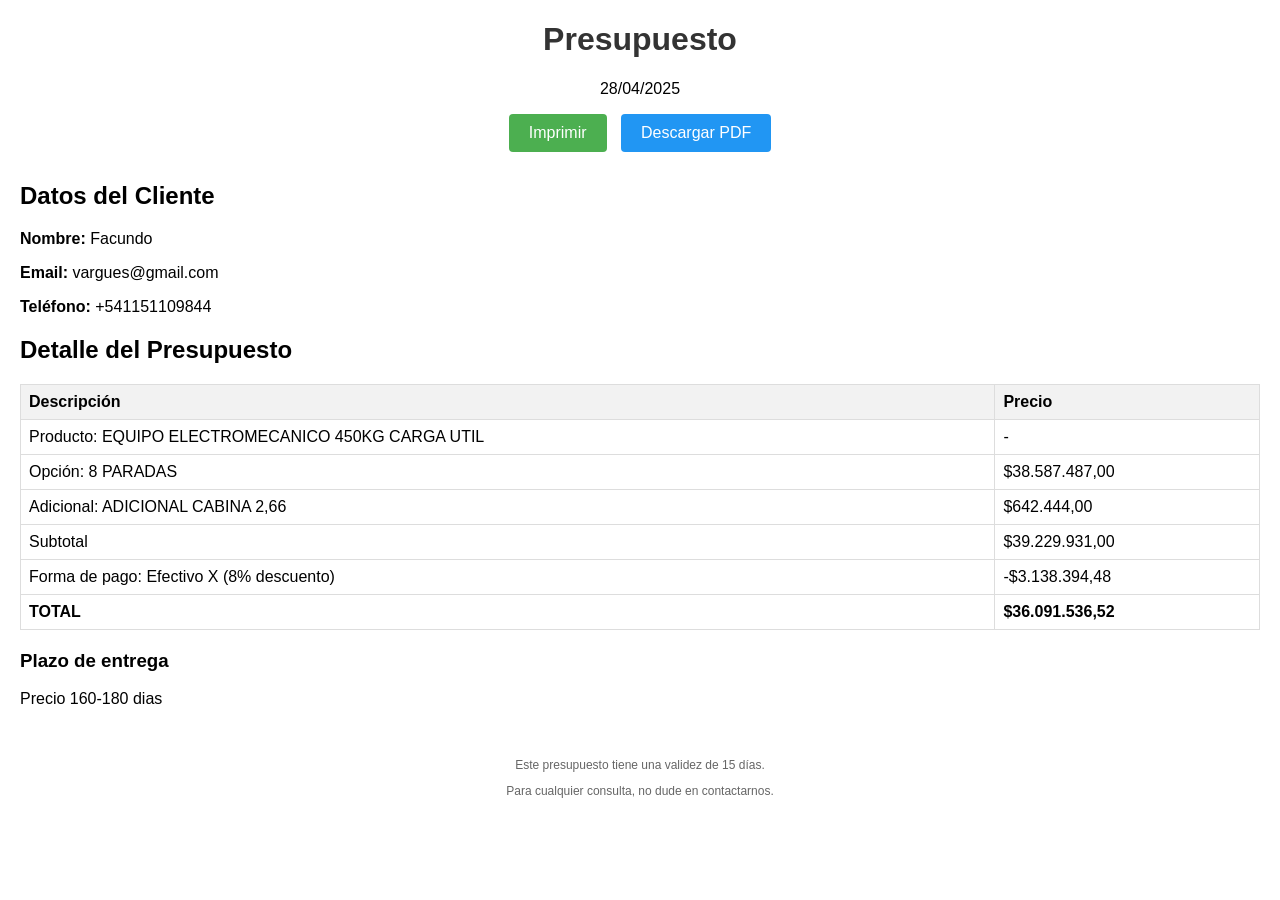
<file: presupuestos/presupuesto_1745866428.html>
<!DOCTYPE html>
    <html lang="es">
    <head>
        <meta charset="UTF-8">
        <title>Presupuesto - EQUIPO ELECTROMECANICO 450KG CARGA UTIL</title>
        <style>
            body { font-family: Arial, sans-serif; margin: 20px; }
            .header { text-align: center; margin-bottom: 30px; }
            .logo { max-width: 200px; }
            h1 { color: #333; }
            .cliente { margin-bottom: 20px; }
            table { width: 100%; border-collapse: collapse; margin-bottom: 20px; }
            th, td { border: 1px solid #ddd; padding: 8px; text-align: left; }
            th { background-color: #f2f2f2; }
            .total { font-weight: bold; text-align: right; }
            .footer { margin-top: 50px; font-size: 12px; color: #666; text-align: center; }
        </style>
    </head>
    <body>
        <div class="header">
            <h1>Presupuesto</h1>
            <p>28/04/2025</p>
            <div style="text-align:center; margin-bottom: 20px;">
                <a href="javascript:window.print()" style="display:inline-block; background-color:#4CAF50; color:white; padding:10px 20px; text-decoration:none; border-radius:4px; margin-right:10px;">Imprimir</a>
                <a href="guardar_presupuesto_pdf.php?html=presupuestos%2Fpresupuesto_1745866428.html" style="display:inline-block; background-color:#2196F3; color:white; padding:10px 20px; text-decoration:none; border-radius:4px;">Descargar PDF</a>
            </div>
        </div>
        
        <div class="cliente">
            <h2>Datos del Cliente</h2>
            <p><strong>Nombre:</strong> Facundo</p>
            <p><strong>Email:</strong> vargues@gmail.com</p>
            <p><strong>Teléfono:</strong> +541151109844</p>
        </div>
        
        <h2>Detalle del Presupuesto</h2>
        <table>
            <tr>
                <th>Descripción</th>
                <th>Precio</th>
            </tr>
            <tr>
                <td>Producto: EQUIPO ELECTROMECANICO 450KG CARGA UTIL</td>
                <td>-</td>
            </tr>
            <tr>
                <td>Opción: 8 PARADAS</td>
                <td>$38.587.487,00</td>
            </tr><tr>
                <td>Adicional: ADICIONAL CABINA 2,66</td>
                <td>$642.444,00</td>
            </tr><tr>
                <td>Subtotal</td>
                <td>$39.229.931,00</td>
            </tr>
            <tr>
                <td>Forma de pago: Efectivo X (8% descuento)</td>
                <td>-$3.138.394,48</td>
            </tr>
            <tr class="total">
                <td>TOTAL</td>
                <td>$36.091.536,52</td>
            </tr>
        </table>
        
        <div>
            <h3>Plazo de entrega</h3>
            <p>Precio 160-180 dias</p>
        </div>
        
        <div class="footer">
            <p>Este presupuesto tiene una validez de 15 días.</p>
            <p>Para cualquier consulta, no dude en contactarnos.</p>
        </div>
    </body>
    </html>
</file>
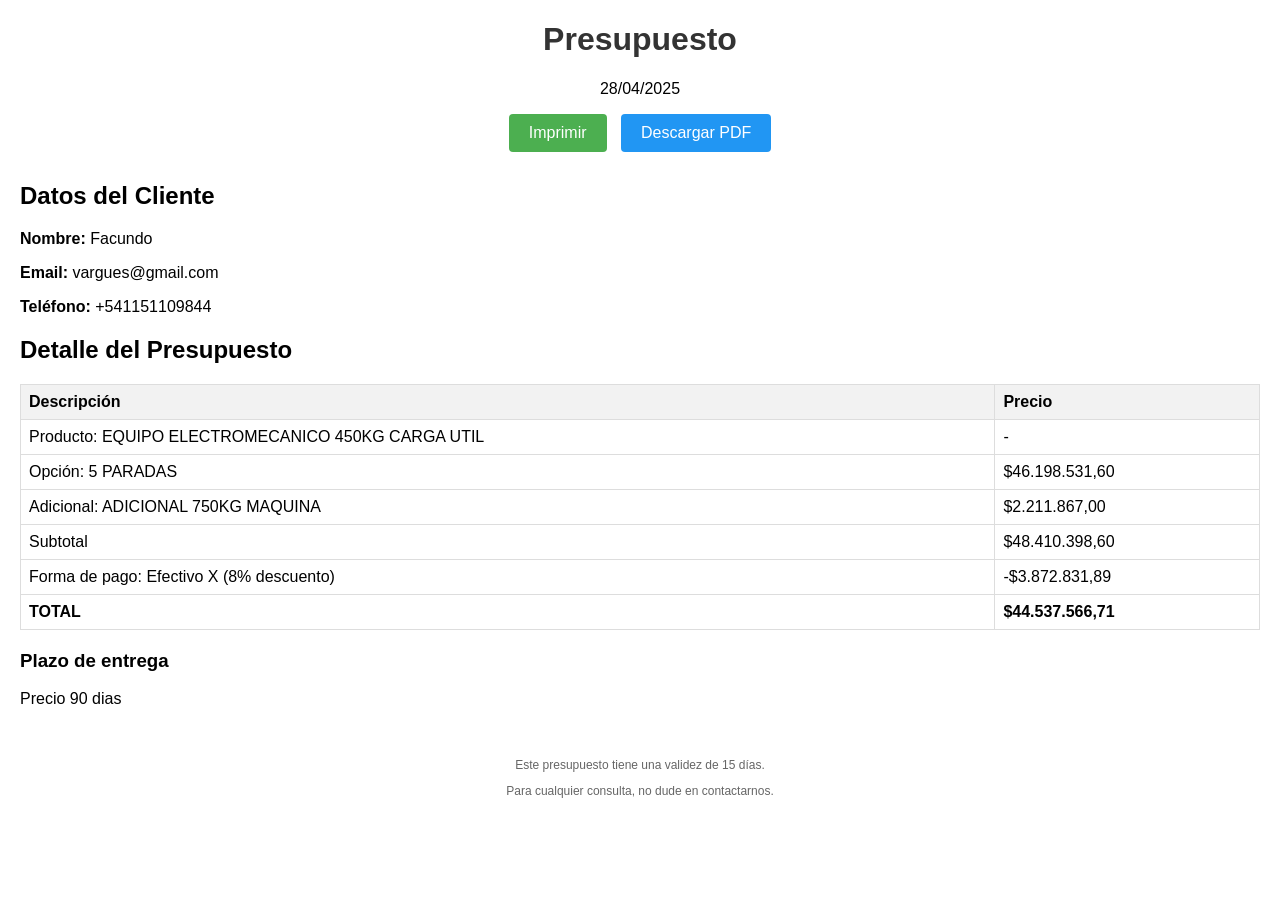
<file: presupuestos/presupuesto_1745866668.html>
<!DOCTYPE html>
    <html lang="es">
    <head>
        <meta charset="UTF-8">
        <title>Presupuesto - EQUIPO ELECTROMECANICO 450KG CARGA UTIL</title>
        <style>
            body { font-family: Arial, sans-serif; margin: 20px; }
            .header { text-align: center; margin-bottom: 30px; }
            .logo { max-width: 200px; }
            h1 { color: #333; }
            .cliente { margin-bottom: 20px; }
            table { width: 100%; border-collapse: collapse; margin-bottom: 20px; }
            th, td { border: 1px solid #ddd; padding: 8px; text-align: left; }
            th { background-color: #f2f2f2; }
            .total { font-weight: bold; text-align: right; }
            .footer { margin-top: 50px; font-size: 12px; color: #666; text-align: center; }
        </style>
    </head>
    <body>
        <div class="header">
            <h1>Presupuesto</h1>
            <p>28/04/2025</p>
            <div style="text-align:center; margin-bottom: 20px;">
                <a href="javascript:window.print()" style="display:inline-block; background-color:#4CAF50; color:white; padding:10px 20px; text-decoration:none; border-radius:4px; margin-right:10px;">Imprimir</a>
                <a href="pdf_basico.php" style="display:inline-block; background-color:#2196F3; color:white; padding:10px 20px; text-decoration:none; border-radius:4px;">Descargar PDF</a>
            </div>
        </div>
        
        <div class="cliente">
            <h2>Datos del Cliente</h2>
            <p><strong>Nombre:</strong> Facundo</p>
            <p><strong>Email:</strong> vargues@gmail.com</p>
            <p><strong>Teléfono:</strong> +541151109844</p>
        </div>
        
        <h2>Detalle del Presupuesto</h2>
        <table>
            <tr>
                <th>Descripción</th>
                <th>Precio</th>
            </tr>
            <tr>
                <td>Producto: EQUIPO ELECTROMECANICO 450KG CARGA UTIL</td>
                <td>-</td>
            </tr>
            <tr>
                <td>Opción: 5 PARADAS</td>
                <td>$46.198.531,60</td>
            </tr><tr>
                <td>Adicional: ADICIONAL 750KG MAQUINA</td>
                <td>$2.211.867,00</td>
            </tr><tr>
                <td>Subtotal</td>
                <td>$48.410.398,60</td>
            </tr>
            <tr>
                <td>Forma de pago: Efectivo X (8% descuento)</td>
                <td>-$3.872.831,89</td>
            </tr>
            <tr class="total">
                <td>TOTAL</td>
                <td>$44.537.566,71</td>
            </tr>
        </table>
        
        <div>
            <h3>Plazo de entrega</h3>
            <p>Precio 90 dias</p>
        </div>
        
        <div class="footer">
            <p>Este presupuesto tiene una validez de 15 días.</p>
            <p>Para cualquier consulta, no dude en contactarnos.</p>
        </div>
    </body>
    </html>
</file>
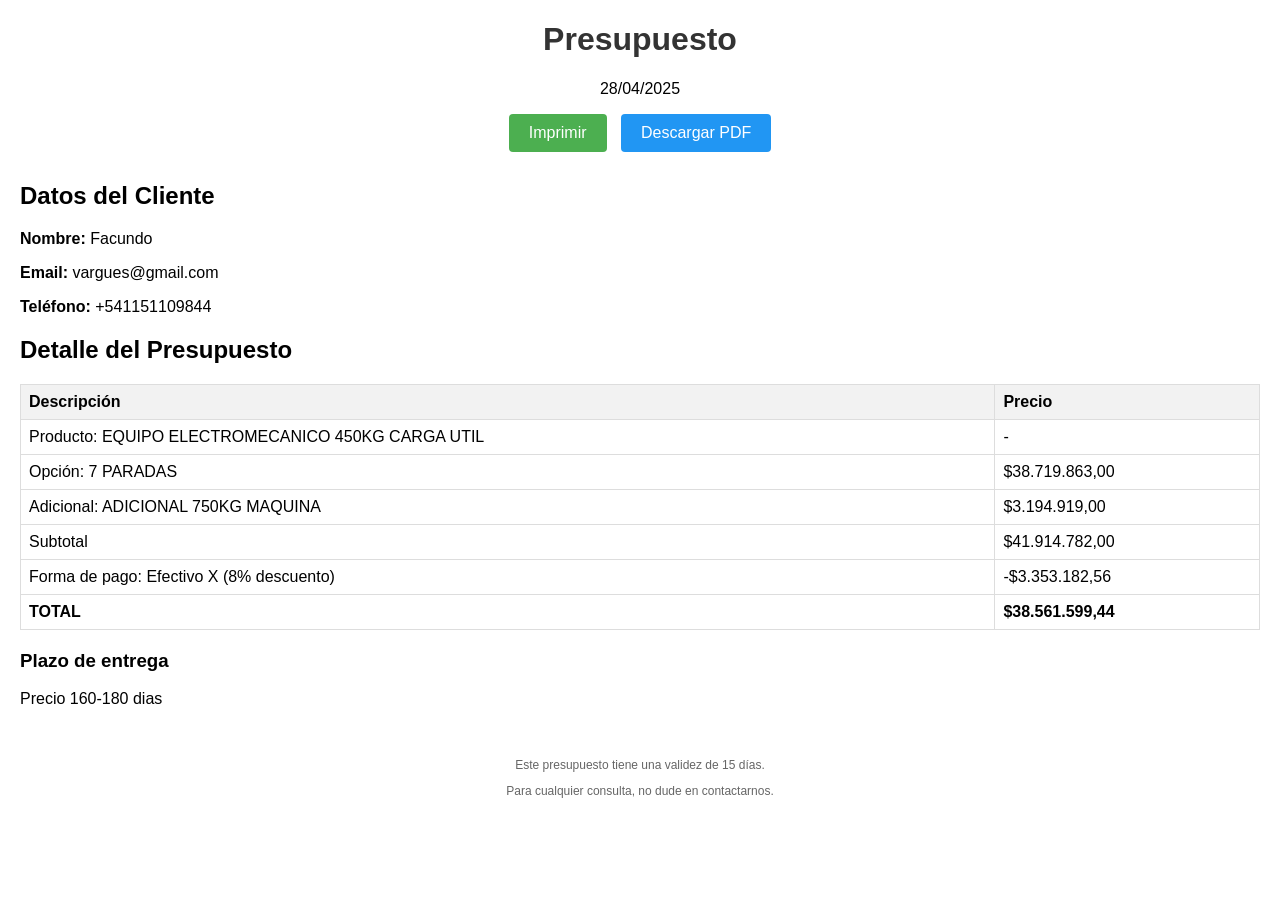
<file: presupuestos/presupuesto_1745867368.html>
<!DOCTYPE html>
    <html lang="es">
    <head>
        <meta charset="UTF-8">
        <title>Presupuesto - EQUIPO ELECTROMECANICO 450KG CARGA UTIL</title>
        <style>
            body { font-family: Arial, sans-serif; margin: 20px; }
            .header { text-align: center; margin-bottom: 30px; }
            .logo { max-width: 200px; }
            h1 { color: #333; }
            .cliente { margin-bottom: 20px; }
            table { width: 100%; border-collapse: collapse; margin-bottom: 20px; }
            th, td { border: 1px solid #ddd; padding: 8px; text-align: left; }
            th { background-color: #f2f2f2; }
            .total { font-weight: bold; text-align: right; }
            .footer { margin-top: 50px; font-size: 12px; color: #666; text-align: center; }
        </style>
    </head>
    <body>
        <div class="header">
            <h1>Presupuesto</h1>
            <p>28/04/2025</p>
            <div style="text-align:center; margin-bottom: 20px;">
                <a href="javascript:window.print()" style="display:inline-block; background-color:#4CAF50; color:white; padding:10px 20px; text-decoration:none; border-radius:4px; margin-right:10px;">Imprimir</a>
                <a href="../pdf_basico.php" style="display:inline-block; background-color:#2196F3; color:white; padding:10px 20px; text-decoration:none; border-radius:4px;">Descargar PDF</a>
            </div>
        </div>
        
        <div class="cliente">
            <h2>Datos del Cliente</h2>
            <p><strong>Nombre:</strong> Facundo</p>
            <p><strong>Email:</strong> vargues@gmail.com</p>
            <p><strong>Teléfono:</strong> +541151109844</p>
        </div>
        
        <h2>Detalle del Presupuesto</h2>
        <table>
            <tr>
                <th>Descripción</th>
                <th>Precio</th>
            </tr>
            <tr>
                <td>Producto: EQUIPO ELECTROMECANICO 450KG CARGA UTIL</td>
                <td>-</td>
            </tr>
            <tr>
                <td>Opción: 7 PARADAS</td>
                <td>$38.719.863,00</td>
            </tr><tr>
                <td>Adicional: ADICIONAL 750KG MAQUINA</td>
                <td>$3.194.919,00</td>
            </tr><tr>
                <td>Subtotal</td>
                <td>$41.914.782,00</td>
            </tr>
            <tr>
                <td>Forma de pago: Efectivo X (8% descuento)</td>
                <td>-$3.353.182,56</td>
            </tr>
            <tr class="total">
                <td>TOTAL</td>
                <td>$38.561.599,44</td>
            </tr>
        </table>
        
        <div>
            <h3>Plazo de entrega</h3>
            <p>Precio 160-180 dias</p>
        </div>
        
        <div class="footer">
            <p>Este presupuesto tiene una validez de 15 días.</p>
            <p>Para cualquier consulta, no dude en contactarnos.</p>
        </div>
    </body>
    </html>
</file>
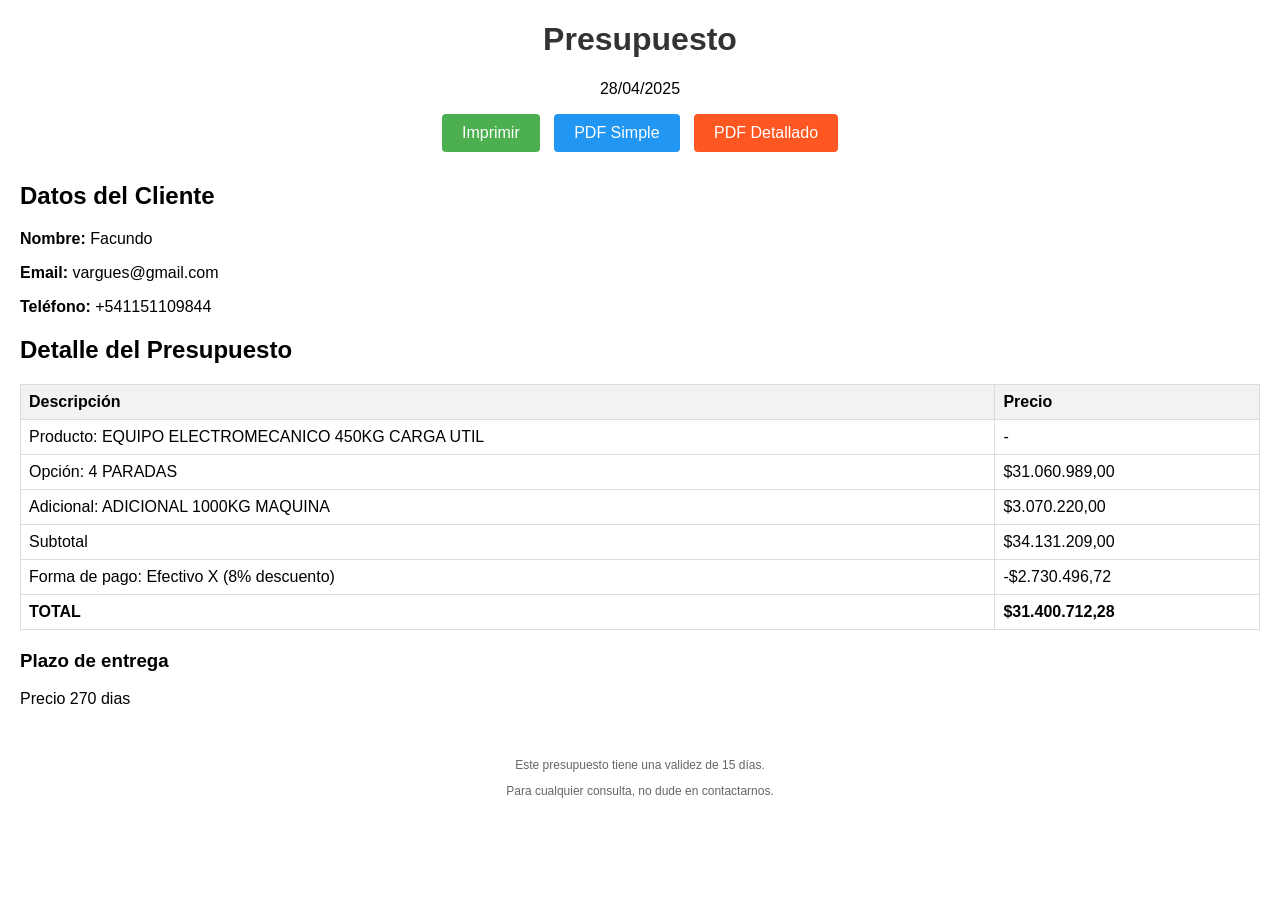
<file: presupuestos/presupuesto_1745867700.html>
<!DOCTYPE html>
    <html lang="es">
    <head>
        <meta charset="UTF-8">
        <title>Presupuesto - EQUIPO ELECTROMECANICO 450KG CARGA UTIL</title>
        <style>
            body { font-family: Arial, sans-serif; margin: 20px; }
            .header { text-align: center; margin-bottom: 30px; }
            .logo { max-width: 200px; }
            h1 { color: #333; }
            .cliente { margin-bottom: 20px; }
            table { width: 100%; border-collapse: collapse; margin-bottom: 20px; }
            th, td { border: 1px solid #ddd; padding: 8px; text-align: left; }
            th { background-color: #f2f2f2; }
            .total { font-weight: bold; text-align: right; }
            .footer { margin-top: 50px; font-size: 12px; color: #666; text-align: center; }
        </style>
    </head>
    <body>
        <div class="header">
            <h1>Presupuesto</h1>
            <p>28/04/2025</p>
            <div style="text-align:center; margin-bottom: 20px;">
                <a href="javascript:window.print()" style="display:inline-block; background-color:#4CAF50; color:white; padding:10px 20px; text-decoration:none; border-radius:4px; margin-right:10px;">Imprimir</a>
                <a href="pdf_basico.php" style="display:inline-block; background-color:#2196F3; color:white; padding:10px 20px; text-decoration:none; border-radius:4px; margin-right:10px;">PDF Simple</a>
                <a href="pdf_detallado.php?id=ID_PRESUPUESTO_PLACEHOLDER" id="pdf-detallado-link" style="display:inline-block; background-color:#FF5722; color:white; padding:10px 20px; text-decoration:none; border-radius:4px;">PDF Detallado</a>
                <script>
                    // Este script será reemplazado con el ID real cuando se cargue la página
                    window.addEventListener("message", function(event) {
                        if (event.data && event.data.presupuestoId) {
                            document.getElementById("pdf-detallado-link").href = 
                                document.getElementById("pdf-detallado-link").href.replace("ID_PRESUPUESTO_PLACEHOLDER", event.data.presupuestoId);
                        }
                    }, false);
                </script>
            </div>
        </div>
        
        <div class="cliente">
            <h2>Datos del Cliente</h2>
            <p><strong>Nombre:</strong> Facundo</p>
            <p><strong>Email:</strong> vargues@gmail.com</p>
            <p><strong>Teléfono:</strong> +541151109844</p>
        </div>
        
        <h2>Detalle del Presupuesto</h2>
        <table>
            <tr>
                <th>Descripción</th>
                <th>Precio</th>
            </tr>
            <tr>
                <td>Producto: EQUIPO ELECTROMECANICO 450KG CARGA UTIL</td>
                <td>-</td>
            </tr>
            <tr>
                <td>Opción: 4 PARADAS</td>
                <td>$31.060.989,00</td>
            </tr><tr>
                <td>Adicional: ADICIONAL 1000KG MAQUINA</td>
                <td>$3.070.220,00</td>
            </tr><tr>
                <td>Subtotal</td>
                <td>$34.131.209,00</td>
            </tr>
            <tr>
                <td>Forma de pago: Efectivo X (8% descuento)</td>
                <td>-$2.730.496,72</td>
            </tr>
            <tr class="total">
                <td>TOTAL</td>
                <td>$31.400.712,28</td>
            </tr>
        </table>
        
        <div>
            <h3>Plazo de entrega</h3>
            <p>Precio 270 dias</p>
        </div>
        
        <div class="footer">
            <p>Este presupuesto tiene una validez de 15 días.</p>
            <p>Para cualquier consulta, no dude en contactarnos.</p>
        </div>
    </body>
    </html>
</file>
